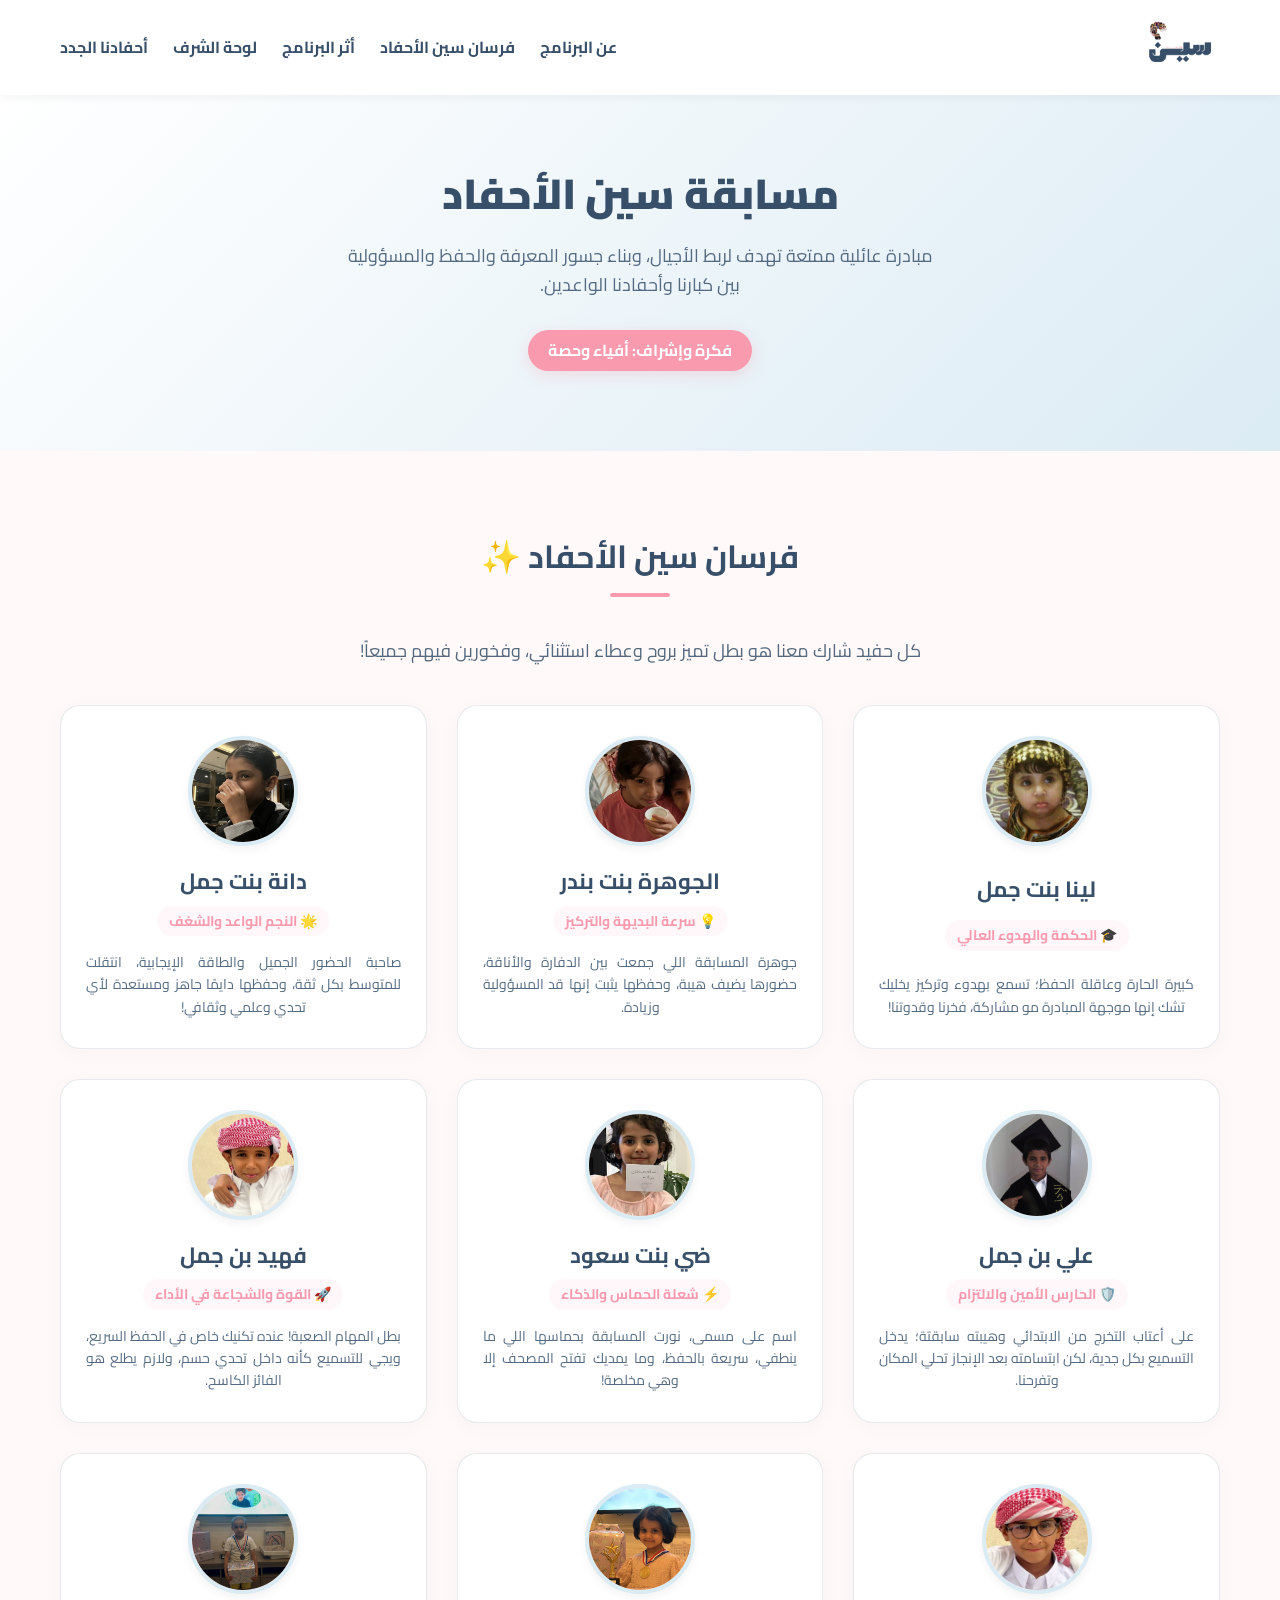
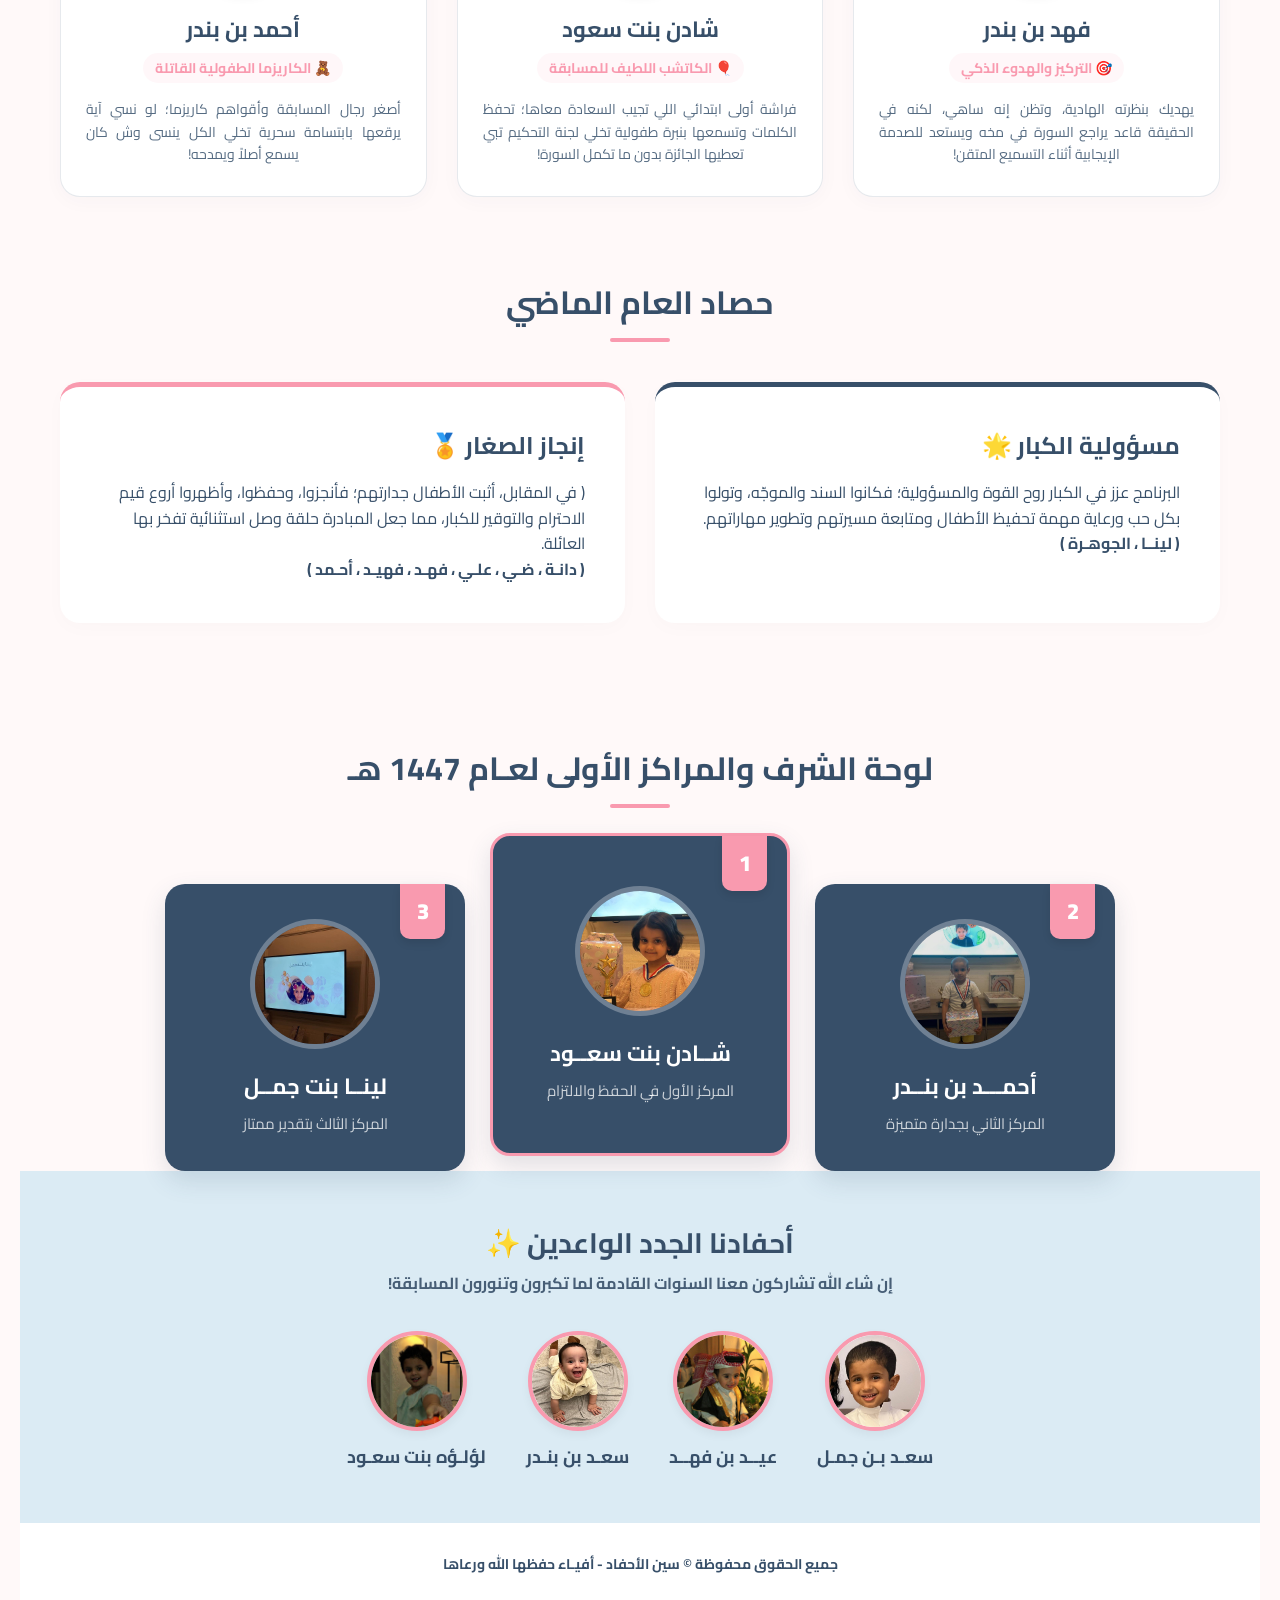
<file: index.html>
<!DOCTYPE html>
<html lang="ar" dir="rtl">
<head>
    <meta charset="UTF-8">
    <meta name="viewport" content="width=device-width, initial-scale=1.0">
    <title>سين الأحفاد | Seen AlAhfad</title>

    <!-- استدعاء خط Cairo للموقع -->
    <link rel="preconnect" href="https://fonts.googleapis.com">
    <link rel="preconnect" href="https://fonts.gstatic.com" crossorigin>
    <link href="https://fonts.googleapis.com/css2?family=Cairo:wght@300;400;700;900&display=swap" rel="stylesheet">

    <!-- ربط ملف الـ CSS الخارجي -->
    <link rel="stylesheet" href="seen.css">
</head>
<body>

    <!-- الهيدر ونظام التنقل -->
    <header>
        <div class="nav-container">
            <div class="logo-container">
            <img src="logo_seen.png" alt="شعار سين الأحفاد" class="site-logo">
        </div>
            <ul class="nav-links">
    <li><a href="#about">عن البرنامج</a></li>
    <li><a href="#participants">فرسان سين الأحفاد</a></li> <!-- الرابط الجديد للفرسان -->
    <li><a href="#impact">أثر البرنامج</a></li>
    <li><a href="#winners">لوحة الشرف</a></li>
    <li><a href="#new-grandchildren">أحفادنا الجدد</a></li> <!-- الرابط الجديد للأحفاد الجدد -->
</ul>
        </div>
    </header>

    <!-- القسم التعريفي الرئيسي (Hero) -->
    <section class="hero" id="about">
        <h1>مسابقة سين الأحفاد</h1>
        <p>مبادرة عائلية ممتعة تهدف لربط الأجيال، وبناء جسور المعرفة والحفظ والمسؤولية بين كبارنا وأحفادنا الواعدين.</p>
        <div class="badge-creators">فكرة وإشراف: أفياء وحصة</div>
    </section>

    <!-- قسم كل المشاركين ونبذة عنهم -->
    <section class="all-participants-section" id="participants">
        <h2 class="section-title">فرسان سين الأحفاد ✨</h2>
        <p class="participants-intro">كل حفيد شارك معنا هو بطل تميز بروح وعطاء استثنائي، وفخورين فيهم جميعاً!</p>

        <div class="participants-grid">

            <!-- 1. لينا بنت جمل -->
            <div class="participant-card">
                <div class="p-avatar-container">
                    <img src="lina.jpg" alt="لينا بنت جمل" class="p-avatar">
                </div>
                <h3 class="p-name">لينا بنت جمل</h3>
                <p class="p-feature">🎓 الحكمة والهدوء العالي </p>
                <p class="p-bio">كبيرة الحارة وعاقلة الحفظ؛ تسمع بهدوء وتركيز يخليك تشك إنها موجهة المبادرة مو مشاركة، فخرنا وقدوتنا!</p>
            </div>

            <!-- 2. الجوهرة بنت بندر -->
            <div class="participant-card">
                <div class="p-avatar-container">
                    <img src="jawhara.jpg" alt="الجوهرة بنت بندر" class="p-avatar">
                </div>
                <h3 class="p-name">الجوهرة بنت بندر</h3>
                <p class="p-feature">💡 سرعة البديهة والتركيز</p>
                <p class="p-bio">جوهرة المسابقة اللي جمعت بين الدفارة والأناقة، حضورها يضيف هيبة، وحفظها يثبت إنها قد المسؤولية وزيادة.</p>
            </div>

            <!-- 3. دانة بنت جمل -->
            <div class="participant-card">
                <div class="p-avatar-container">
                    <img src="danah.jpg" alt="دانة بنت جمل" class="p-avatar">
                </div>
                <h3 class="p-name">دانة بنت جمل</h3>
                <p class="p-feature">🌟 النجم الواعد والشغف </p>
                <p class="p-bio">صاحبة الحضور الجميل والطاقة الإيجابية، انتقلت للمتوسط بكل ثقة، وحفظها دايمًا جاهز ومستعدة لأي تحدي وعلمي وثقافي!</p>
            </div>

            <!-- 4. علي بن جمل -->
            <div class="participant-card">
                <div class="p-avatar-container">
                    <img src="ali.jpg" alt="علي بن جمل" class="p-avatar">
                </div>
                <h3 class="p-name">علي بن جمل</h3>
                <p class="p-feature">🛡️ الحارس الأمين والالتزام </p>
                <p class="p-bio">على أعتاب التخرج من الابتدائي وهيبته سابقتة؛ يدخل التسميع بكل جدية، لكن ابتسامته بعد الإنجاز تحلي المكان وتفرحنا.</p>
            </div>

            <!-- 5. ضي بنت سعود -->
            <div class="participant-card">
                <div class="p-avatar-container">
                    <img src="dhai.png" alt="ضي بنت سعود" class="p-avatar">
                </div>
                <h3 class="p-name">ضي بنت سعود</h3>
                <p class="p-feature">⚡ شعلة الحماس والذكاء</p>
                <p class="p-bio">اسم على مسمى، نورت المسابقة بحماسها اللي ما ينطفي، سريعة بالحفظ، وما يمديك تفتح المصحف إلا وهي مخلصة!</p>
            </div>

            <!-- 6. فهيد بن جمل -->
            <div class="participant-card">
                <div class="p-avatar-container">
                    <img src="faheed.png" alt="فهيد بن جمل" class="p-avatar">
                </div>
                <h3 class="p-name">فهيد بن جمل</h3>
                <p class="p-feature">🚀 القوة والشجاعة في الأداء</p>
                <p class="p-bio">بطل المهام الصعبة! عنده تكنيك خاص في الحفظ السريع، ويجي للتسميع كأنه داخل تحدي حسم، ولازم يطلع هو الفائز الكاسح.</p>
            </div>

            <!-- 7. فهد بن بندر -->
            <div class="participant-card">
                <div class="p-avatar-container">
                    <img src="fahad.png" alt="فهد بن بندر" class="p-avatar">
                </div>
                <h3 class="p-name">فهد بن بندر</h3>
                <p class="p-feature">🎯 التركيز والهدوء الذكي </p>
                <p class="p-bio">يهديك بنظرته الهادية، وتظن إنه ساهي، لكنه في الحقيقة قاعد يراجع السورة في مخه ويستعد للصدمة الإيجابية أثناء التسميع المتقن!</p>
            </div>

            <!-- 8. شادن بنت سعود -->
            <div class="participant-card">
                <div class="p-avatar-container">
                    <img src="winner1.jpg" alt="شادن بنت سعود" class="p-avatar">
                </div>
                <h3 class="p-name">شادن بنت سعود</h3>
                <p class="p-feature">🎈 الكاتشب اللطيف للمسابقة </p>
                <p class="p-bio">فراشة أولى ابتدائي اللي تجيب السعادة معاها؛ تحفظ الكلمات وتسمعها بنبرة طفولية تخلي لجنة التحكيم تبي تعطيها الجائزة بدون ما تكمل السورة!</p>
            </div>

            <!-- 9. أحمد بن بندر -->
            <div class="participant-card">
                <div class="p-avatar-container">
                    <img src="winner2.jpg" alt="أحمد بن بندر" class="p-avatar">
                </div>
                <h3 class="p-name">أحمد بن بندر</h3>
                <p class="p-feature">🧸 الكاريزما الطفولية القاتلة </p>
                <p class="p-bio">أصغر رجال المسابقة وأقواهم كاريزما؛ لو نسي آية يرقعها بابتسامة سحرية تخلي الكل ينسى وش كان يسمع أصلاً ويمدحه!</p>
            </div>

        </div>
    </section>

    <!-- قسم أثر البرنامج (حصاد السنة الماضية) -->
    <section class="impact-section" id="impact">
        <h2 class="section-title">حصاد العام الماضي</h2>
        <div class="impact-container">

            <div class="impact-card">
                <h3>مسؤولية الكبار 🌟</h3>
                <p>البرنامج عزز في الكبار روح القوة والمسؤولية؛ فكانوا السند والموجّه، وتولوا بكل حب ورعاية مهمة تحفيظ الأطفال ومتابعة مسيرتهم وتطوير مهاراتهم.</p>
            <p><b>( لينــا ، الجوهـرة ) </b></p>
            </div>

            <div class="impact-card kids">
                <h3>إنجاز الصغار 🏅</h3>
                <p>( في المقابل، أثبت الأطفال جدارتهم؛ فأنجزوا، وحفظوا، وأظهروا أروع قيم الاحترام والتوقير للكبار، مما جعل المبادرة حلقة وصل استثنائية تفخر بها العائلة.</p>
                       <p><b>( دانـة ، ضـي ، علـي ، فهـد ، فهيـد ، أحـمد ) </b></p>

            </div>

        </div>
    </section>

    <!-- قسم الفائزين والمراكز الأولى -->
    <!-- قسم الفائزين والمراكز الأولى -->
<section class="winners-section" id="winners">
        <h2 class="section-title"> لوحة الشرف والمراكز الأولى لعـام 1447 هـ </h2>

        <div class="winners-container">

            <!-- الفائز الثاني -->
            <div class="winner-card card-second">
                <div class="rank-badge">2</div>
                <div class="winner-avatar-container">
                    <img src="winner2.jpg" alt="المركز الثاني" class="winner-avatar">
                </div>
                <div class="winner-name">أحمـــد بن بنــدر </div>
                <div class="winner-achievement">المركز الثاني بجدارة متميزة</div>
            </div>

            <!-- الفائز الأول -->
            <div class="winner-card card-first">
                <div class="rank-badge">1</div>
                <div class="winner-avatar-container">
                    <img src="winner1.jpg" alt="المركز الأول" class="winner-avatar">
                </div>
                <div class="winner-name">شــادن بنت سعــود</div>
                <div class="winner-achievement">المركز الأول في الحفظ والالتزام</div>
            </div>

            <!-- الفائز الثالث -->
            <div class="winner-card card-third">
                <div class="rank-badge">3</div>
                <div class="winner-avatar-container">
                    <img src="winner3.jpg" alt="المركز الثالث" class="winner-avatar">
                </div>
                <div class="winner-name">لينــا بنت جمــل </div>
                <div class="winner-achievement">المركز الثالث بتقدير ممتاز</div>
            </div>

        </div>

    <!-- قسم الأحفاد الجدد (البار المخصص) -->
    <section class="new-grandchildren-section" id="new-grandchildren">
        <div class="new-grandchildren-container">
            <h2 class="new-title">أحفادنا الجدد الواعدين ✨</h2>
            <p class="welcome-phrase">إن شاء الله تشاركون معنا السنوات القادمة لما تكبرون وتنورون المسابقة!</p>

            <div class="grandchildren-bar">

                <div class="grandchild-item">
                    <div class="baby-avatar-container">
                        <img src="saadj.jpg" alt="سعـد بن جمل " class="baby-avatar">
                    </div>
                    <div class="baby-name"> سعـد بـن جمـل </div>
                </div>

                <!-- الحفيد الأول -->
                <div class="grandchild-item">
                    <div class="baby-avatar-container">
                        <img src="eid.jpg" alt="عيد" class="baby-avatar">
                    </div>
                    <div class="baby-name"> عيــد بن فهــد </div>
                </div>

                <!-- الحفيد الثاني -->
                <div class="grandchild-item">
                    <div class="baby-avatar-container">
                        <img src="saadb.jpg" alt="سعد بن بندر" class="baby-avatar">
                    </div>
                    <div class="baby-name">سعـد بن بنـدر</div>
                </div>

                <!-- الحفيد الثالث -->
                <div class="grandchild-item">
                    <div class="baby-avatar-container">
                        <img src="lolo1.jpg" alt="لؤلؤه بنت سعود" class="baby-avatar">
                    </div>
                    <div class="baby-name">لؤلـؤه بنت سعـود</div>
                </div>
            </div>
        </div>
    </section>
    <!-- الفوتر -->
    <footer>
        <p> <b>جميع الحقوق محفوظة © سين الأحفاد - أفيـاء حفظها الله ورعاها </b></p>
    </footer>

    <!-- ربط ملف الـ JavaScript الخارجي في نهاية الجسم -->
    <script src="seen.js"></script>
</body>
</html>
</file>
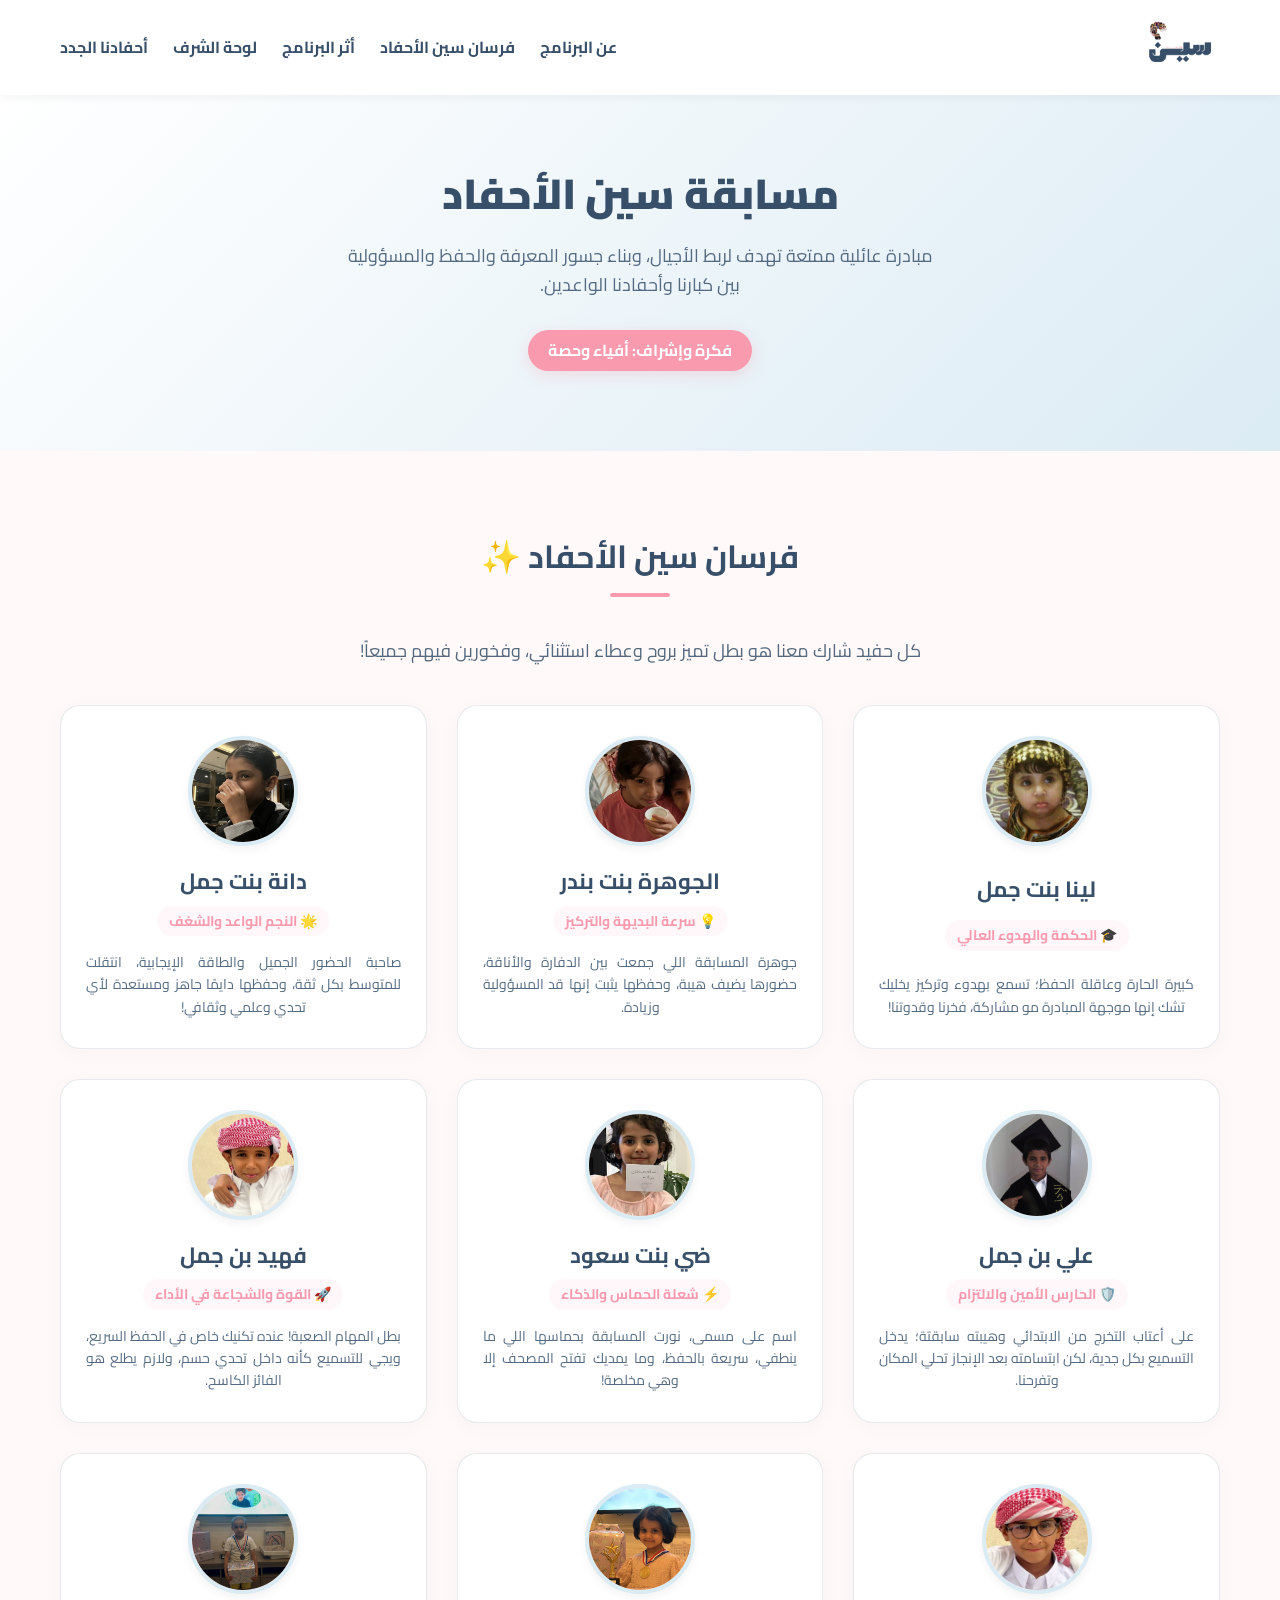
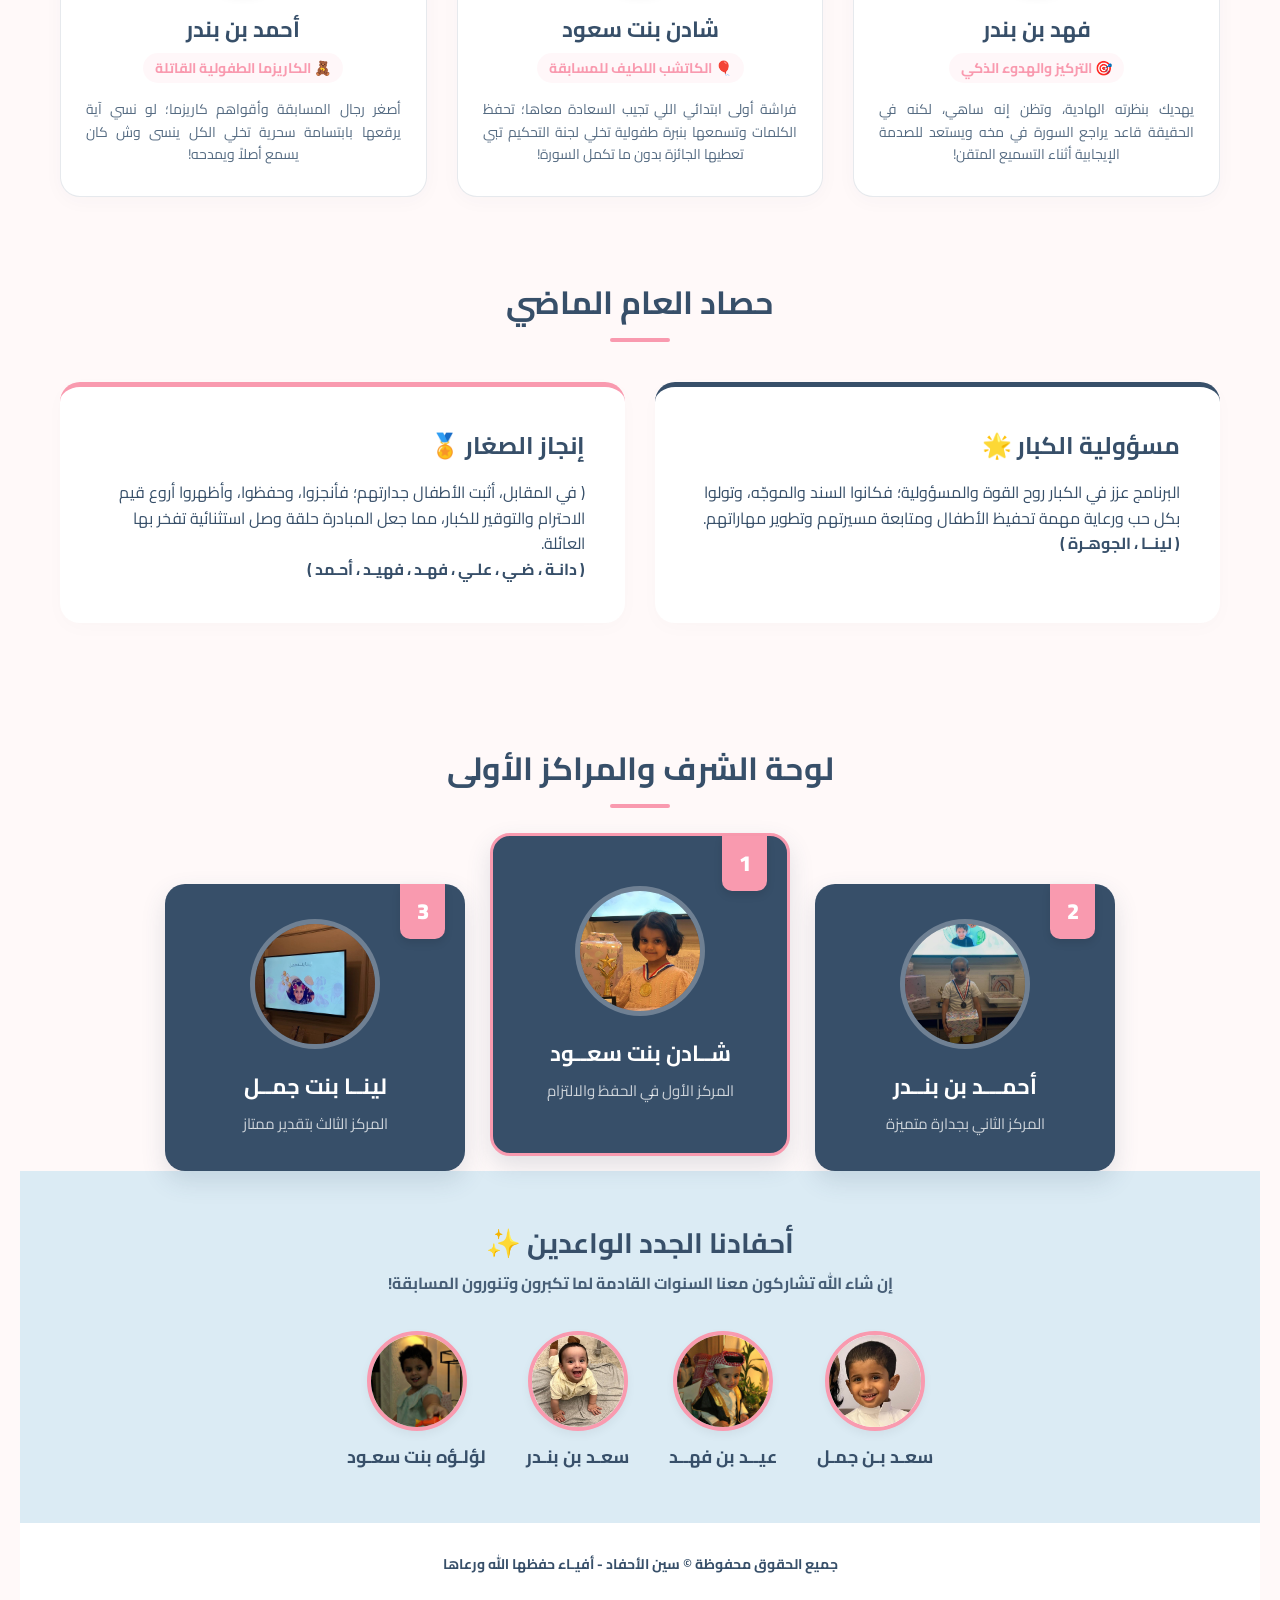
<file: index1.html>
<!DOCTYPE html>
<html lang="ar" dir="rtl">
<head>
    <meta charset="UTF-8">
    <meta name="viewport" content="width=device-width, initial-scale=1.0">
    <title>سين الأحفاد | Seen AlAhfad</title>

    <!-- استدعاء خط Cairo للموقع -->
    <link rel="preconnect" href="https://fonts.googleapis.com">
    <link rel="preconnect" href="https://fonts.gstatic.com" crossorigin>
    <link href="https://fonts.googleapis.com/css2?family=Cairo:wght@300;400;700;900&display=swap" rel="stylesheet">

    <!-- ربط ملف الـ CSS الخارجي -->
    <link rel="stylesheet" href="seen.css">
</head>
<body>

    <!-- الهيدر ونظام التنقل -->
    <header>
        <div class="nav-container">
            <div class="logo-container">
            <img src="logo_seen.png" alt="شعار سين الأحفاد" class="site-logo">
        </div>
            <ul class="nav-links">
    <li><a href="#about">عن البرنامج</a></li>
    <li><a href="#participants">فرسان سين الأحفاد</a></li> <!-- الرابط الجديد للفرسان -->
    <li><a href="#impact">أثر البرنامج</a></li>
    <li><a href="#winners">لوحة الشرف</a></li>
    <li><a href="#new-grandchildren">أحفادنا الجدد</a></li> <!-- الرابط الجديد للأحفاد الجدد -->
</ul>
        </div>
    </header>

    <!-- القسم التعريفي الرئيسي (Hero) -->
    <section class="hero" id="about">
        <h1>مسابقة سين الأحفاد</h1>
        <p>مبادرة عائلية ممتعة تهدف لربط الأجيال، وبناء جسور المعرفة والحفظ والمسؤولية بين كبارنا وأحفادنا الواعدين.</p>
        <div class="badge-creators">فكرة وإشراف: أفياء وحصة</div>
    </section>

    <!-- قسم كل المشاركين ونبذة عنهم -->
    <section class="all-participants-section" id="participants">
        <h2 class="section-title">فرسان سين الأحفاد ✨</h2>
        <p class="participants-intro">كل حفيد شارك معنا هو بطل تميز بروح وعطاء استثنائي، وفخورين فيهم جميعاً!</p>

        <div class="participants-grid">

            <!-- 1. لينا بنت جمل -->
            <div class="participant-card">
                <div class="p-avatar-container">
                    <img src="lina.jpg" alt="لينا بنت جمل" class="p-avatar">
                </div>
                <h3 class="p-name">لينا بنت جمل</h3>
                <p class="p-feature">🎓 الحكمة والهدوء العالي </p>
                <p class="p-bio">كبيرة الحارة وعاقلة الحفظ؛ تسمع بهدوء وتركيز يخليك تشك إنها موجهة المبادرة مو مشاركة، فخرنا وقدوتنا!</p>
            </div>

            <!-- 2. الجوهرة بنت بندر -->
            <div class="participant-card">
                <div class="p-avatar-container">
                    <img src="jawhara.jpg" alt="الجوهرة بنت بندر" class="p-avatar">
                </div>
                <h3 class="p-name">الجوهرة بنت بندر</h3>
                <p class="p-feature">💡 سرعة البديهة والتركيز</p>
                <p class="p-bio">جوهرة المسابقة اللي جمعت بين الدفارة والأناقة، حضورها يضيف هيبة، وحفظها يثبت إنها قد المسؤولية وزيادة.</p>
            </div>

            <!-- 3. دانة بنت جمل -->
            <div class="participant-card">
                <div class="p-avatar-container">
                    <img src="danah.jpg" alt="دانة بنت جمل" class="p-avatar">
                </div>
                <h3 class="p-name">دانة بنت جمل</h3>
                <p class="p-feature">🌟 النجم الواعد والشغف </p>
                <p class="p-bio">صاحبة الحضور الجميل والطاقة الإيجابية، انتقلت للمتوسط بكل ثقة، وحفظها دايمًا جاهز ومستعدة لأي تحدي وعلمي وثقافي!</p>
            </div>

            <!-- 4. علي بن جمل -->
            <div class="participant-card">
                <div class="p-avatar-container">
                    <img src="ali.jpg" alt="علي بن جمل" class="p-avatar">
                </div>
                <h3 class="p-name">علي بن جمل</h3>
                <p class="p-feature">🛡️ الحارس الأمين والالتزام </p>
                <p class="p-bio">على أعتاب التخرج من الابتدائي وهيبته سابقتة؛ يدخل التسميع بكل جدية، لكن ابتسامته بعد الإنجاز تحلي المكان وتفرحنا.</p>
            </div>

            <!-- 5. ضي بنت سعود -->
            <div class="participant-card">
                <div class="p-avatar-container">
                    <img src="dhai.png" alt="ضي بنت سعود" class="p-avatar">
                </div>
                <h3 class="p-name">ضي بنت سعود</h3>
                <p class="p-feature">⚡ شعلة الحماس والذكاء</p>
                <p class="p-bio">اسم على مسمى، نورت المسابقة بحماسها اللي ما ينطفي، سريعة بالحفظ، وما يمديك تفتح المصحف إلا وهي مخلصة!</p>
            </div>

            <!-- 6. فهيد بن جمل -->
            <div class="participant-card">
                <div class="p-avatar-container">
                    <img src="faheed.png" alt="فهيد بن جمل" class="p-avatar">
                </div>
                <h3 class="p-name">فهيد بن جمل</h3>
                <p class="p-feature">🚀 القوة والشجاعة في الأداء</p>
                <p class="p-bio">بطل المهام الصعبة! عنده تكنيك خاص في الحفظ السريع، ويجي للتسميع كأنه داخل تحدي حسم، ولازم يطلع هو الفائز الكاسح.</p>
            </div>

            <!-- 7. فهد بن بندر -->
            <div class="participant-card">
                <div class="p-avatar-container">
                    <img src="fahad.png" alt="فهد بن بندر" class="p-avatar">
                </div>
                <h3 class="p-name">فهد بن بندر</h3>
                <p class="p-feature">🎯 التركيز والهدوء الذكي </p>
                <p class="p-bio">يهديك بنظرته الهادية، وتظن إنه ساهي، لكنه في الحقيقة قاعد يراجع السورة في مخه ويستعد للصدمة الإيجابية أثناء التسميع المتقن!</p>
            </div>

            <!-- 8. شادن بنت سعود -->
            <div class="participant-card">
                <div class="p-avatar-container">
                    <img src="winner1.jpg" alt="شادن بنت سعود" class="p-avatar">
                </div>
                <h3 class="p-name">شادن بنت سعود</h3>
                <p class="p-feature">🎈 الكاتشب اللطيف للمسابقة </p>
                <p class="p-bio">فراشة أولى ابتدائي اللي تجيب السعادة معاها؛ تحفظ الكلمات وتسمعها بنبرة طفولية تخلي لجنة التحكيم تبي تعطيها الجائزة بدون ما تكمل السورة!</p>
            </div>

            <!-- 9. أحمد بن بندر -->
            <div class="participant-card">
                <div class="p-avatar-container">
                    <img src="winner2.jpg" alt="أحمد بن بندر" class="p-avatar">
                </div>
                <h3 class="p-name">أحمد بن بندر</h3>
                <p class="p-feature">🧸 الكاريزما الطفولية القاتلة </p>
                <p class="p-bio">أصغر رجال المسابقة وأقواهم كاريزما؛ لو نسي آية يرقعها بابتسامة سحرية تخلي الكل ينسى وش كان يسمع أصلاً ويمدحه!</p>
            </div>

        </div>
    </section>

    <!-- قسم أثر البرنامج (حصاد السنة الماضية) -->
    <section class="impact-section" id="impact">
        <h2 class="section-title">حصاد العام الماضي</h2>
        <div class="impact-container">

            <div class="impact-card">
                <h3>مسؤولية الكبار 🌟</h3>
                <p>البرنامج عزز في الكبار روح القوة والمسؤولية؛ فكانوا السند والموجّه، وتولوا بكل حب ورعاية مهمة تحفيظ الأطفال ومتابعة مسيرتهم وتطوير مهاراتهم.</p>
            <p><b>( لينــا ، الجوهـرة ) </b></p>
            </div>

            <div class="impact-card kids">
                <h3>إنجاز الصغار 🏅</h3>
                <p>( في المقابل، أثبت الأطفال جدارتهم؛ فأنجزوا، وحفظوا، وأظهروا أروع قيم الاحترام والتوقير للكبار، مما جعل المبادرة حلقة وصل استثنائية تفخر بها العائلة.</p>
                       <p><b>( دانـة ، ضـي ، علـي ، فهـد ، فهيـد ، أحـمد ) </b></p>

            </div>

        </div>
    </section>

    <!-- قسم الفائزين والمراكز الأولى -->
    <!-- قسم الفائزين والمراكز الأولى -->
<section class="winners-section" id="winners">
        <h2 class="section-title">لوحة الشرف والمراكز الأولى</h2>

        <div class="winners-container">

            <!-- الفائز الثاني -->
            <div class="winner-card card-second">
                <div class="rank-badge">2</div>
                <div class="winner-avatar-container">
                    <img src="winner2.jpg" alt="المركز الثاني" class="winner-avatar">
                </div>
                <div class="winner-name">أحمـــد بن بنــدر </div>
                <div class="winner-achievement">المركز الثاني بجدارة متميزة</div>
            </div>

            <!-- الفائز الأول -->
            <div class="winner-card card-first">
                <div class="rank-badge">1</div>
                <div class="winner-avatar-container">
                    <img src="winner1.jpg" alt="المركز الأول" class="winner-avatar">
                </div>
                <div class="winner-name">شــادن بنت سعــود</div>
                <div class="winner-achievement">المركز الأول في الحفظ والالتزام</div>
            </div>

            <!-- الفائز الثالث -->
            <div class="winner-card card-third">
                <div class="rank-badge">3</div>
                <div class="winner-avatar-container">
                    <img src="winner3.jpg" alt="المركز الثالث" class="winner-avatar">
                </div>
                <div class="winner-name">لينــا بنت جمــل </div>
                <div class="winner-achievement">المركز الثالث بتقدير ممتاز</div>
            </div>

        </div>

    <!-- قسم الأحفاد الجدد (البار المخصص) -->
    <section class="new-grandchildren-section" id="new-grandchildren">
        <div class="new-grandchildren-container">
            <h2 class="new-title">أحفادنا الجدد الواعدين ✨</h2>
            <p class="welcome-phrase">إن شاء الله تشاركون معنا السنوات القادمة لما تكبرون وتنورون المسابقة!</p>

            <div class="grandchildren-bar">

                <div class="grandchild-item">
                    <div class="baby-avatar-container">
                        <img src="saadj.jpg" alt="سعـد بن جمل " class="baby-avatar">
                    </div>
                    <div class="baby-name"> سعـد بـن جمـل </div>
                </div>

                <!-- الحفيد الأول -->
                <div class="grandchild-item">
                    <div class="baby-avatar-container">
                        <img src="eid.jpg" alt="عيد" class="baby-avatar">
                    </div>
                    <div class="baby-name"> عيــد بن فهــد </div>
                </div>

                <!-- الحفيد الثاني -->
                <div class="grandchild-item">
                    <div class="baby-avatar-container">
                        <img src="saadb.jpg" alt="سعد بن بندر" class="baby-avatar">
                    </div>
                    <div class="baby-name">سعـد بن بنـدر</div>
                </div>

                <!-- الحفيد الثالث -->
                <div class="grandchild-item">
                    <div class="baby-avatar-container">
                        <img src="lolo1.jpg" alt="لؤلؤه بنت سعود" class="baby-avatar">
                    </div>
                    <div class="baby-name">لؤلـؤه بنت سعـود</div>
                </div>
            </div>
        </div>
    </section>
    <!-- الفوتر -->
    <footer>
        <p> <b>جميع الحقوق محفوظة © سين الأحفاد - أفيـاء حفظها الله ورعاها </b></p>
    </footer>

    <!-- ربط ملف الـ JavaScript الخارجي في نهاية الجسم -->
    <script src="seen.js"></script>
</body>
</html>
</file>
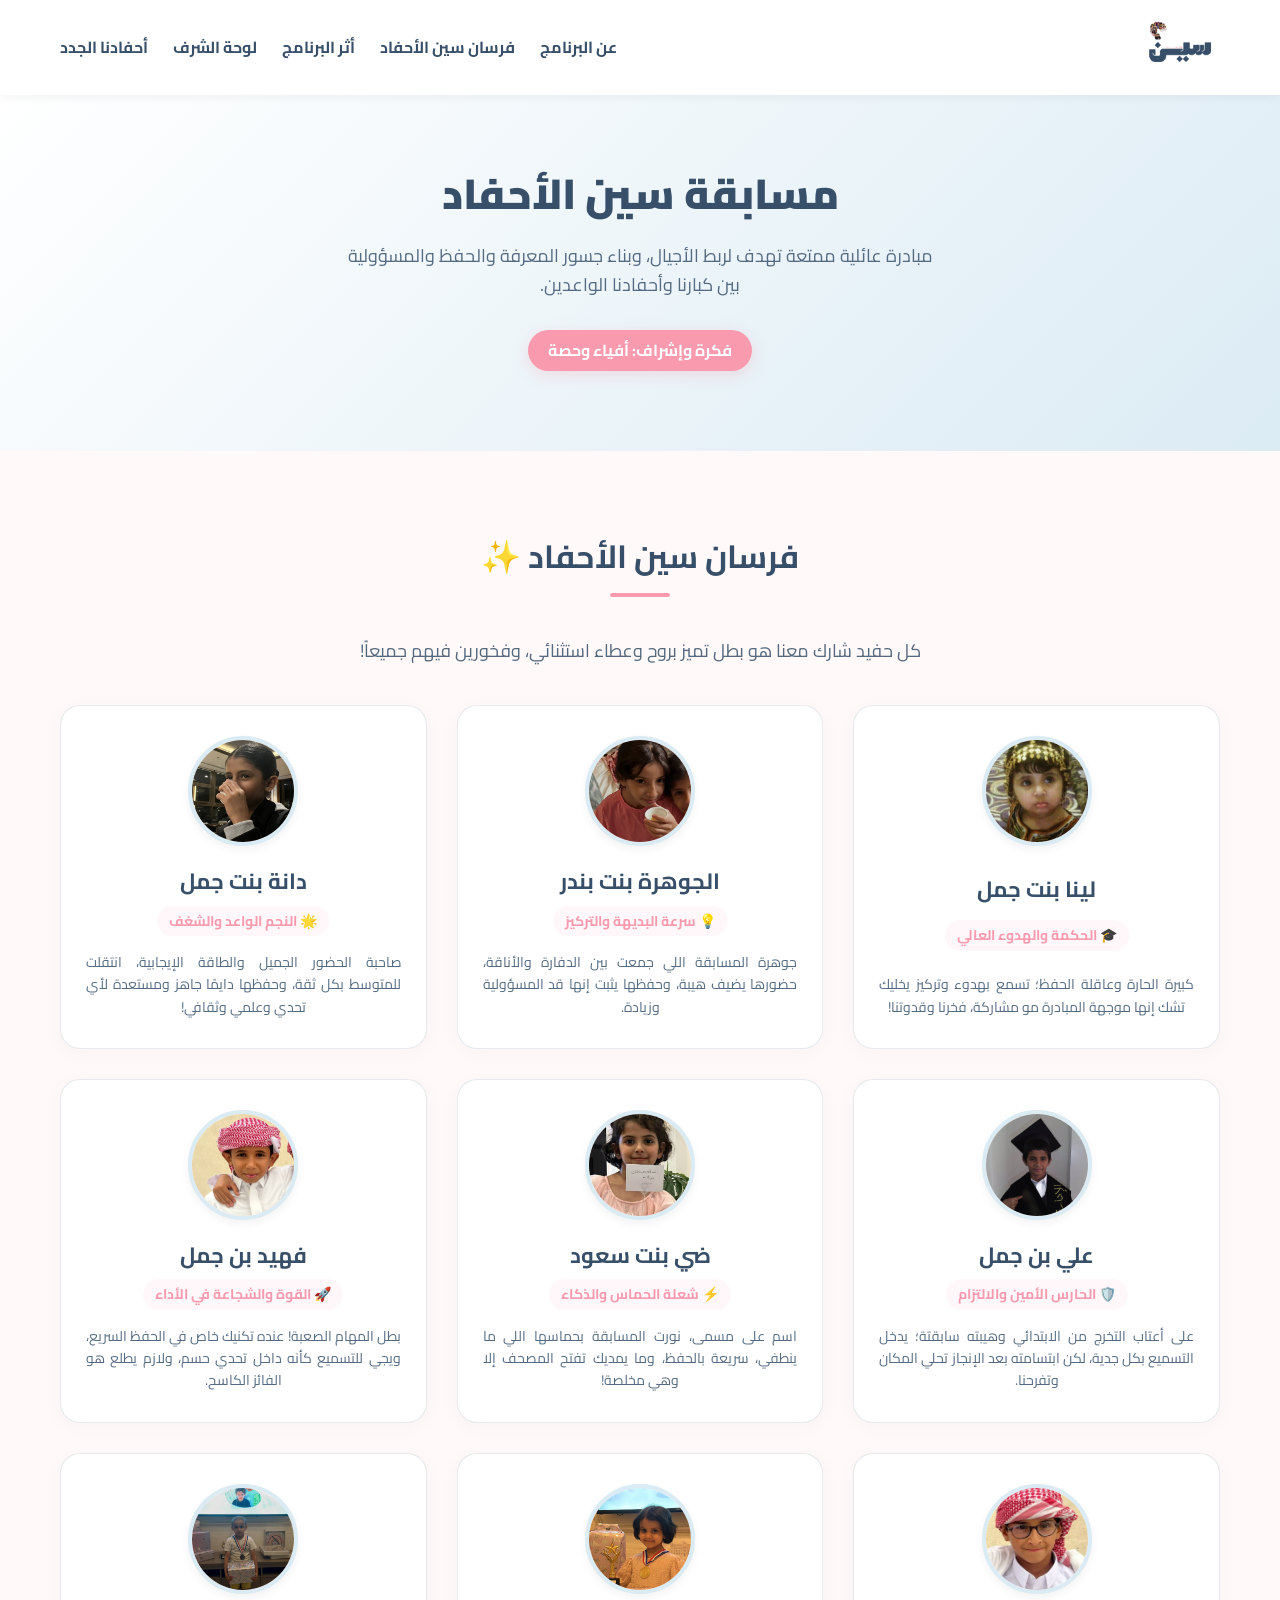
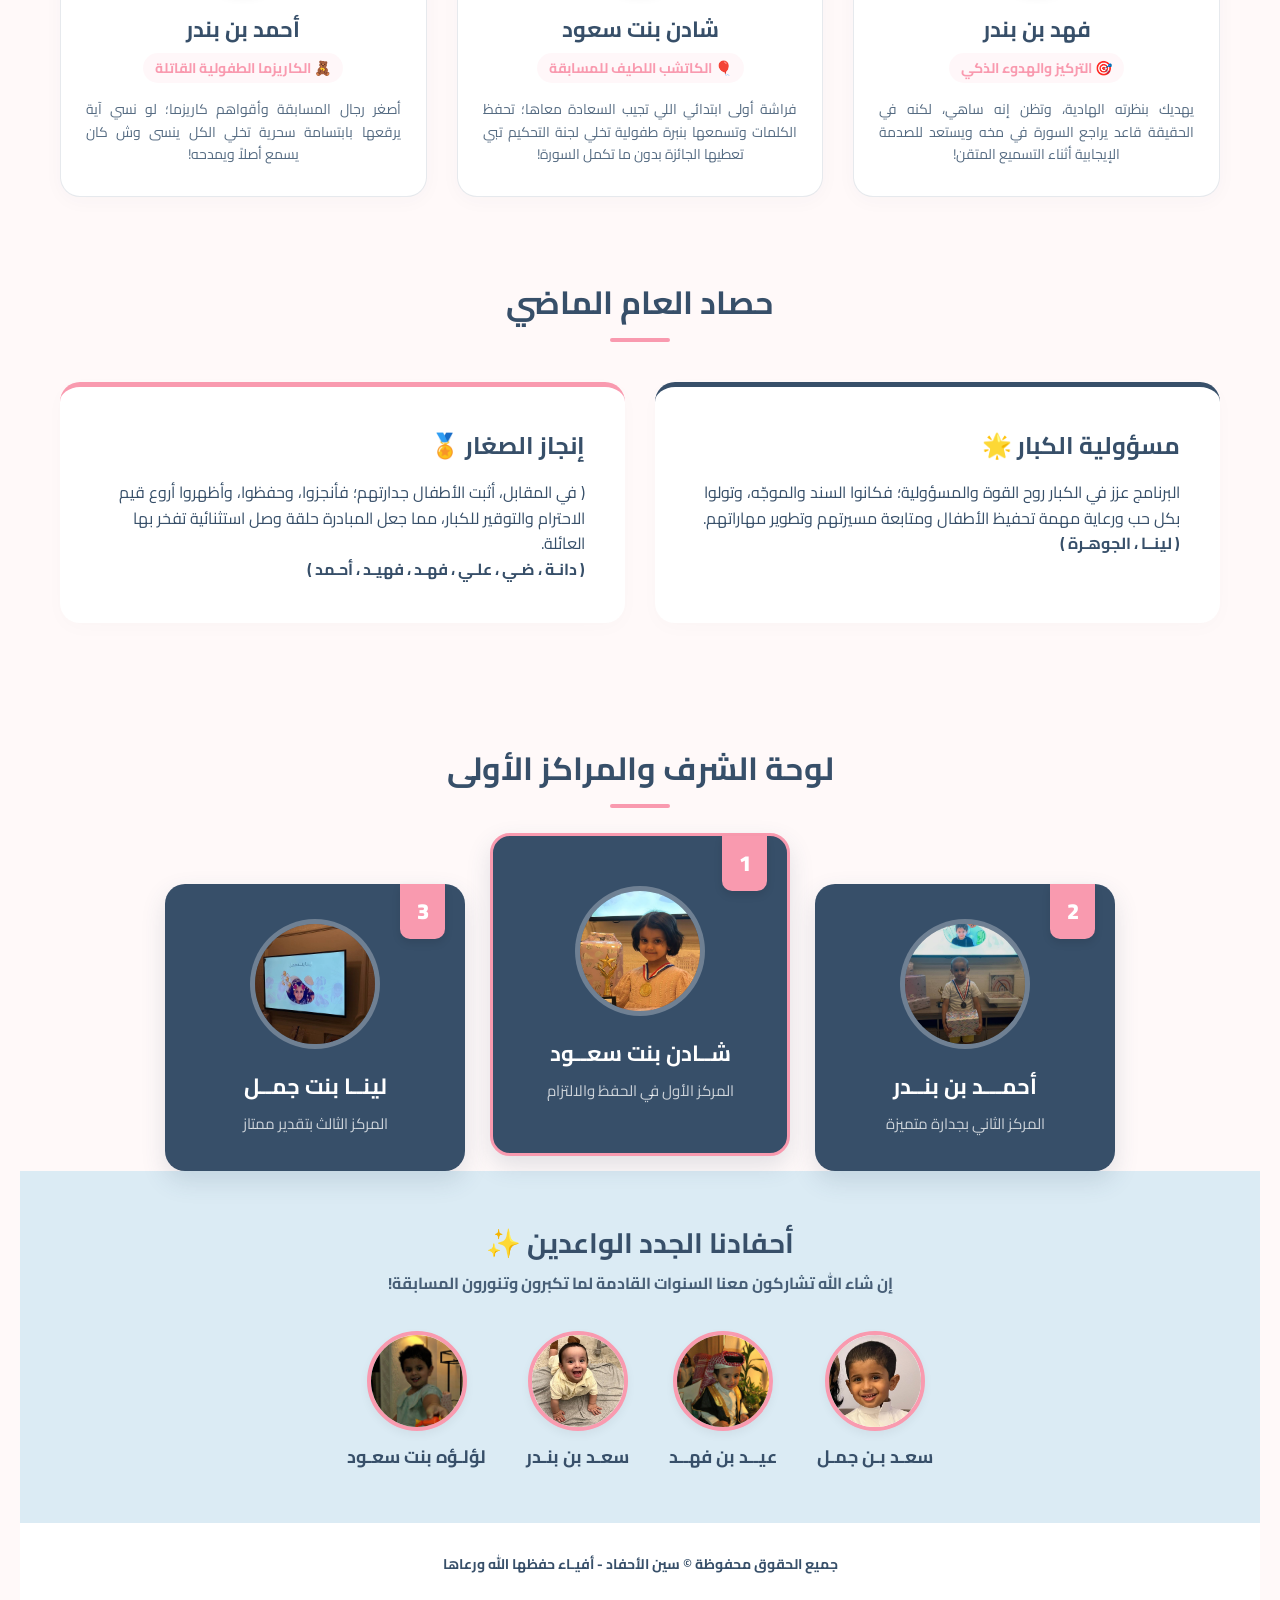
<file: seen.html>
<!DOCTYPE html>
<html lang="ar" dir="rtl">
<head>
    <meta charset="UTF-8">
    <meta name="viewport" content="width=device-width, initial-scale=1.0">
    <title>سين الأحفاد | Seen AlAhfad</title>

    <!-- استدعاء خط Cairo للموقع -->
    <link rel="preconnect" href="https://fonts.googleapis.com">
    <link rel="preconnect" href="https://fonts.gstatic.com" crossorigin>
    <link href="https://fonts.googleapis.com/css2?family=Cairo:wght@300;400;700;900&display=swap" rel="stylesheet">

    <!-- ربط ملف الـ CSS الخارجي -->
    <link rel="stylesheet" href="seen.css">
</head>
<body>

    <!-- الهيدر ونظام التنقل -->
    <header>
        <div class="nav-container">
            <div class="logo-container">
            <img src="logo_seen.png" alt="شعار سين الأحفاد" class="site-logo">
        </div>
            <ul class="nav-links">
    <li><a href="#about">عن البرنامج</a></li>
    <li><a href="#participants">فرسان سين الأحفاد</a></li> <!-- الرابط الجديد للفرسان -->
    <li><a href="#impact">أثر البرنامج</a></li>
    <li><a href="#winners">لوحة الشرف</a></li>
    <li><a href="#new-grandchildren">أحفادنا الجدد</a></li> <!-- الرابط الجديد للأحفاد الجدد -->
</ul>
        </div>
    </header>

    <!-- القسم التعريفي الرئيسي (Hero) -->
    <section class="hero" id="about">
        <h1>مسابقة سين الأحفاد</h1>
        <p>مبادرة عائلية ممتعة تهدف لربط الأجيال، وبناء جسور المعرفة والحفظ والمسؤولية بين كبارنا وأحفادنا الواعدين.</p>
        <div class="badge-creators">فكرة وإشراف: أفياء وحصة</div>
    </section>

    <!-- قسم كل المشاركين ونبذة عنهم -->
    <section class="all-participants-section" id="participants">
        <h2 class="section-title">فرسان سين الأحفاد ✨</h2>
        <p class="participants-intro">كل حفيد شارك معنا هو بطل تميز بروح وعطاء استثنائي، وفخورين فيهم جميعاً!</p>

        <div class="participants-grid">

            <!-- 1. لينا بنت جمل -->
            <div class="participant-card">
                <div class="p-avatar-container">
                    <img src="lina.jpg" alt="لينا بنت جمل" class="p-avatar">
                </div>
                <h3 class="p-name">لينا بنت جمل</h3>
                <p class="p-feature">🎓 الحكمة والهدوء العالي </p>
                <p class="p-bio">كبيرة الحارة وعاقلة الحفظ؛ تسمع بهدوء وتركيز يخليك تشك إنها موجهة المبادرة مو مشاركة، فخرنا وقدوتنا!</p>
            </div>

            <!-- 2. الجوهرة بنت بندر -->
            <div class="participant-card">
                <div class="p-avatar-container">
                    <img src="jawhara.jpg" alt="الجوهرة بنت بندر" class="p-avatar">
                </div>
                <h3 class="p-name">الجوهرة بنت بندر</h3>
                <p class="p-feature">💡 سرعة البديهة والتركيز</p>
                <p class="p-bio">جوهرة المسابقة اللي جمعت بين الدفارة والأناقة، حضورها يضيف هيبة، وحفظها يثبت إنها قد المسؤولية وزيادة.</p>
            </div>

            <!-- 3. دانة بنت جمل -->
            <div class="participant-card">
                <div class="p-avatar-container">
                    <img src="danah.jpg" alt="دانة بنت جمل" class="p-avatar">
                </div>
                <h3 class="p-name">دانة بنت جمل</h3>
                <p class="p-feature">🌟 النجم الواعد والشغف </p>
                <p class="p-bio">صاحبة الحضور الجميل والطاقة الإيجابية، انتقلت للمتوسط بكل ثقة، وحفظها دايمًا جاهز ومستعدة لأي تحدي وعلمي وثقافي!</p>
            </div>

            <!-- 4. علي بن جمل -->
            <div class="participant-card">
                <div class="p-avatar-container">
                    <img src="ali.jpg" alt="علي بن جمل" class="p-avatar">
                </div>
                <h3 class="p-name">علي بن جمل</h3>
                <p class="p-feature">🛡️ الحارس الأمين والالتزام </p>
                <p class="p-bio">على أعتاب التخرج من الابتدائي وهيبته سابقتة؛ يدخل التسميع بكل جدية، لكن ابتسامته بعد الإنجاز تحلي المكان وتفرحنا.</p>
            </div>

            <!-- 5. ضي بنت سعود -->
            <div class="participant-card">
                <div class="p-avatar-container">
                    <img src="dhai.png" alt="ضي بنت سعود" class="p-avatar">
                </div>
                <h3 class="p-name">ضي بنت سعود</h3>
                <p class="p-feature">⚡ شعلة الحماس والذكاء</p>
                <p class="p-bio">اسم على مسمى، نورت المسابقة بحماسها اللي ما ينطفي، سريعة بالحفظ، وما يمديك تفتح المصحف إلا وهي مخلصة!</p>
            </div>

            <!-- 6. فهيد بن جمل -->
            <div class="participant-card">
                <div class="p-avatar-container">
                    <img src="faheed.png" alt="فهيد بن جمل" class="p-avatar">
                </div>
                <h3 class="p-name">فهيد بن جمل</h3>
                <p class="p-feature">🚀 القوة والشجاعة في الأداء</p>
                <p class="p-bio">بطل المهام الصعبة! عنده تكنيك خاص في الحفظ السريع، ويجي للتسميع كأنه داخل تحدي حسم، ولازم يطلع هو الفائز الكاسح.</p>
            </div>

            <!-- 7. فهد بن بندر -->
            <div class="participant-card">
                <div class="p-avatar-container">
                    <img src="fahad.png" alt="فهد بن بندر" class="p-avatar">
                </div>
                <h3 class="p-name">فهد بن بندر</h3>
                <p class="p-feature">🎯 التركيز والهدوء الذكي </p>
                <p class="p-bio">يهديك بنظرته الهادية، وتظن إنه ساهي، لكنه في الحقيقة قاعد يراجع السورة في مخه ويستعد للصدمة الإيجابية أثناء التسميع المتقن!</p>
            </div>

            <!-- 8. شادن بنت سعود -->
            <div class="participant-card">
                <div class="p-avatar-container">
                    <img src="winner1.jpg" alt="شادن بنت سعود" class="p-avatar">
                </div>
                <h3 class="p-name">شادن بنت سعود</h3>
                <p class="p-feature">🎈 الكاتشب اللطيف للمسابقة </p>
                <p class="p-bio">فراشة أولى ابتدائي اللي تجيب السعادة معاها؛ تحفظ الكلمات وتسمعها بنبرة طفولية تخلي لجنة التحكيم تبي تعطيها الجائزة بدون ما تكمل السورة!</p>
            </div>

            <!-- 9. أحمد بن بندر -->
            <div class="participant-card">
                <div class="p-avatar-container">
                    <img src="winner2.jpg" alt="أحمد بن بندر" class="p-avatar">
                </div>
                <h3 class="p-name">أحمد بن بندر</h3>
                <p class="p-feature">🧸 الكاريزما الطفولية القاتلة </p>
                <p class="p-bio">أصغر رجال المسابقة وأقواهم كاريزما؛ لو نسي آية يرقعها بابتسامة سحرية تخلي الكل ينسى وش كان يسمع أصلاً ويمدحه!</p>
            </div>

        </div>
    </section>

    <!-- قسم أثر البرنامج (حصاد السنة الماضية) -->
    <section class="impact-section" id="impact">
        <h2 class="section-title">حصاد العام الماضي</h2>
        <div class="impact-container">

            <div class="impact-card">
                <h3>مسؤولية الكبار 🌟</h3>
                <p>البرنامج عزز في الكبار روح القوة والمسؤولية؛ فكانوا السند والموجّه، وتولوا بكل حب ورعاية مهمة تحفيظ الأطفال ومتابعة مسيرتهم وتطوير مهاراتهم.</p>
            <p><b>( لينــا ، الجوهـرة ) </b></p>
            </div>

            <div class="impact-card kids">
                <h3>إنجاز الصغار 🏅</h3>
                <p>( في المقابل، أثبت الأطفال جدارتهم؛ فأنجزوا، وحفظوا، وأظهروا أروع قيم الاحترام والتوقير للكبار، مما جعل المبادرة حلقة وصل استثنائية تفخر بها العائلة.</p>
                       <p><b>( دانـة ، ضـي ، علـي ، فهـد ، فهيـد ، أحـمد ) </b></p>

            </div>

        </div>
    </section>

    <!-- قسم الفائزين والمراكز الأولى -->
    <!-- قسم الفائزين والمراكز الأولى -->
<section class="winners-section" id="winners">
        <h2 class="section-title">لوحة الشرف والمراكز الأولى</h2>

        <div class="winners-container">

            <!-- الفائز الثاني -->
            <div class="winner-card card-second">
                <div class="rank-badge">2</div>
                <div class="winner-avatar-container">
                    <img src="winner2.jpg" alt="المركز الثاني" class="winner-avatar">
                </div>
                <div class="winner-name">أحمـــد بن بنــدر </div>
                <div class="winner-achievement">المركز الثاني بجدارة متميزة</div>
            </div>

            <!-- الفائز الأول -->
            <div class="winner-card card-first">
                <div class="rank-badge">1</div>
                <div class="winner-avatar-container">
                    <img src="winner1.jpg" alt="المركز الأول" class="winner-avatar">
                </div>
                <div class="winner-name">شــادن بنت سعــود</div>
                <div class="winner-achievement">المركز الأول في الحفظ والالتزام</div>
            </div>

            <!-- الفائز الثالث -->
            <div class="winner-card card-third">
                <div class="rank-badge">3</div>
                <div class="winner-avatar-container">
                    <img src="winner3.jpg" alt="المركز الثالث" class="winner-avatar">
                </div>
                <div class="winner-name">لينــا بنت جمــل </div>
                <div class="winner-achievement">المركز الثالث بتقدير ممتاز</div>
            </div>

        </div>

    <!-- قسم الأحفاد الجدد (البار المخصص) -->
    <section class="new-grandchildren-section" id="new-grandchildren">
        <div class="new-grandchildren-container">
            <h2 class="new-title">أحفادنا الجدد الواعدين ✨</h2>
            <p class="welcome-phrase">إن شاء الله تشاركون معنا السنوات القادمة لما تكبرون وتنورون المسابقة!</p>

            <div class="grandchildren-bar">

                <div class="grandchild-item">
                    <div class="baby-avatar-container">
                        <img src="saadj.jpg" alt="سعـد بن جمل " class="baby-avatar">
                    </div>
                    <div class="baby-name"> سعـد بـن جمـل </div>
                </div>

                <!-- الحفيد الأول -->
                <div class="grandchild-item">
                    <div class="baby-avatar-container">
                        <img src="eid.jpg" alt="عيد" class="baby-avatar">
                    </div>
                    <div class="baby-name"> عيــد بن فهــد </div>
                </div>

                <!-- الحفيد الثاني -->
                <div class="grandchild-item">
                    <div class="baby-avatar-container">
                        <img src="saadb.jpg" alt="سعد بن بندر" class="baby-avatar">
                    </div>
                    <div class="baby-name">سعـد بن بنـدر</div>
                </div>

                <!-- الحفيد الثالث -->
                <div class="grandchild-item">
                    <div class="baby-avatar-container">
                        <img src="lolo1.jpg" alt="لؤلؤه بنت سعود" class="baby-avatar">
                    </div>
                    <div class="baby-name">لؤلـؤه بنت سعـود</div>
                </div>
            </div>
        </div>
    </section>
    <!-- الفوتر -->
    <footer>
        <p> <b>جميع الحقوق محفوظة © سين الأحفاد - أفيـاء حفظها الله ورعاها </b></p>
    </footer>

    <!-- ربط ملف الـ JavaScript الخارجي في نهاية الجسم -->
    <script src="seen.js"></script>
</body>
</html>
</file>
<file: seen.css>
/* تعريف الألوان المعتمدة في دليل الهوية الخاص بكِ */
:root {
    --primary-pink: #f99aaf;
    --navy-blue: #374f69;
    --light-blue: #DBEBF4;
    --bg-offwhite: #fff9f9;
    --white: #ffffff;
}

* {
    box-sizing: border-box;
    margin: 0;
    padding: 0;
    font-family: 'Cairo', sans-serif;
}

body {
    background-color: var(--bg-offwhite);
    color: var(--navy-blue);
    overflow-x: hidden;
    line-height: 1.6;
}

/* الهيدر وقائمة التنقل */
header {
    background-color: var(--white);
    box-shadow: 0 2px 10px rgba(0,0,0,0.05);
    position: fixed;
    width: 100%;
    top: 0;
    z-index: 1000;
}

.nav-container {
    max-width: 1200px;
    margin: 0 auto;
    display: flex;
    justify-content: space-between;
    align-items: center;
    padding: 10px 20px;
}

.logo-container {
    display: flex;
    align-items: center;
}

.site-logo {
    height: 85px;
    width: auto;
    display: block;
    object-fit: contain;
    transition: height 0.3s ease;
}

.nav-container {
    max-width: 1200px;
    margin: 0 auto;
    display: flex;
    justify-content: space-between;
    align-items: center;
    padding: 5px 20px; /* تقليل البادينغ الرأسي ليتزن مع كبر اللوجو */
}

/* --- قسم كل المشاركين المطور (تنسيق شبكة الـ 9 أبطال) --- */
.all-participants-section {
    max-width: 1200px;
    margin: 80px auto;
    padding: 0 20px;
    text-align: center;
}

.participants-intro {
    font-size: 18px;
    color: var(--navy-blue);
    margin-bottom: 40px;
    opacity: 0.85;
}

/* شبكة مرنة لتوزيع الـ 9 كروت بشكل متوازن (3 في كل سطر على الشاشات الكبيرة) */
.participants-grid {
    display: grid;
    grid-template-columns: repeat(auto-fit, minmax(320px, 1fr));
    gap: 30px;
}

.participant-card {
    background-color: var(--white);
    border: 1px solid rgba(55, 79, 105, 0.12);
    border-radius: 20px;
    padding: 30px 25px;
    box-shadow: 0 4px 20px rgba(55, 79, 105, 0.03);
    transition: transform 0.3s, box-shadow 0.3s;
    display: flex;
    flex-direction: column;
    justify-content: space-between; /* يضمن توازي أطوال الكروت حتى لو اختلف طول النص */
}

.participant-card:hover {
    transform: translateY(-8px);
    box-shadow: 0 12px 30px rgba(55, 79, 105, 0.1);
    border-color: var(--primary-pink); /* يقلب الإطار وردي ناعم عند التمرير */
}

/* تصميم دائرة الصورة للأبطال */
.p-avatar-container {
    width: 110px;
    height: 110px;
    border-radius: 50%;
    border: 4px solid var(--light-blue);
    overflow: hidden;
    margin: 0 auto 18px auto;
    box-shadow: 0 4px 10px rgba(0,0,0,0.05);
    background-color: var(--bg-offwhite);
}

.p-avatar {
    width: 100%;
    height: 100%;
    object-fit: cover;
    display: block;
}

.p-name {
    font-size: 22px;
    font-weight: 700;
    color: var(--navy-blue);
    margin-bottom: 6px;
}

.p-feature {
    font-size: 14px;
    font-weight: 700;
    color: var(--primary-pink); /* ميزة الطفل تظهر بالوردي المعتمد بالهوية */
    background-color: rgba(249, 154, 175, 0.08); /* خلفية وردية خفيفة جداً تعطي جمالية للعنوان */
    padding: 4px 12px;
    border-radius: 20px;
    display: inline-block;
    margin: 0 auto 15px auto;
}

.p-bio {
    font-size: 14px;
    color: #556b82;
    line-height: 1.6;
    text-align: justify; /* تنسيق النص ليكون متساوي ومريح للعين */
    text-align-last: center;
}

.nav-links {
    display: flex;
    list-style: none;
    gap: 25px;
}

.nav-links a {
    text-decoration: none;
    color: var(--navy-blue);
    font-weight: 700;
    transition: color 0.3s;
}

.nav-links a:hover {
    color: var(--primary-pink);
}

/* القسم التعريفي (Hero Section) */
.hero {
    margin-top: 80px;
    padding: 80px 20px;
    background: linear-gradient(135deg, var(--white) 0%, var(--light-blue) 100%);
    text-align: center;
    position: relative;
}

.hero h1 {
    font-size: 42px;
    font-weight: 900;
    color: var(--navy-blue);
    margin-bottom: 15px;
}

.hero p {
    font-size: 18px;
    max-width: 600px;
    margin: 0 auto 30px auto;
    color: #556b82;
}

.badge-creators {
    display: inline-block;
    background-color: var(--primary-pink);
    color: var(--white);
    padding: 8px 20px;
    border-radius: 50px;
    font-weight: 700;
    font-size: 16px;
    box-shadow: 0 4px 15px rgba(249, 154, 175, 0.3);
}

/* قسم الأثر والإنجازات */
.impact-section {
    max-width: 1200px;
    margin: 60px auto;
    padding: 0 20px;
}

.section-title {
    text-align: center;
    font-size: 32px;
    font-weight: 700;
    margin-bottom: 40px;
    position: relative;
}

.section-title::after {
    content: '';
    display: block;
    width: 60px;
    height: 4px;
    background-color: var(--primary-pink);
    margin: 10px auto 0 auto;
    border-radius: 2px;
}

.impact-container {
    display: grid;
    grid-template-columns: 1fr 1fr;
    gap: 30px;
}

@media (max-width: 768px) {
    .impact-container {
        grid-template-columns: 1fr;
    }
}

.impact-card {
    background-color: var(--white);
    padding: 40px;
    border-radius: 20px;
    border-top: 5px solid var(--navy-blue);
    box-shadow: 0 5px 20px rgba(0,0,0,0.02);
    transition: transform 0.3s;
}

.impact-card.kids {
    border-top-color: var(--primary-pink);
}

.impact-card:hover {
    transform: translateY(-5px);
}

.impact-card h3 {
    font-size: 24px;
    margin-bottom: 15px;
}

/* قسم لوحة الشرف والفائزين المطور */
.winners-section {
    background-color: var(--bg-offwhite);
    padding: 60px 20px;
}

.winners-container {
    max-width: 1100px;
    margin: 40px auto 0 auto;
    display: flex;
    flex-direction: row;
    flex-wrap: wrap;
    justify-content: center;
    align-items: flex-end; /* لتعطي شكل منصة حقيقية */
    gap: 25px;
}

.winner-card {
    background-color: var(--navy-blue);
    border-radius: 20px;
    padding: 35px 25px;
    text-align: center;
    position: relative;
    box-shadow: 0 10px 25px rgba(55, 79, 105, 0.15);
    transition: transform 0.3s;
    width: 300px;
}

/* جعل كارت المركز الأول أطول وأبرز في الترتيب البصري */
.card-first {
    order: 2; /* بالمنتصف */
    padding: 50px 25px;
    border: 3px solid var(--primary-pink);
    transform: translateY(-15px);
    z-index: 5;
}
.card-second { order: 1; } /* على اليمين/اليسار حسب الاتجاه */
.card-third { order: 3; }

@media (max-width: 900px) {
    .winners-container { align-items: center; }
    .card-first { transform: none; order: unset; }
    .card-second { order: unset; }
    .card-third { order: unset; }
}

.winner-card:hover {
    transform: translateY(-5px) scale(1.02);
}
.card-first:hover {
    transform: translateY(-20px) scale(1.02);
}

.rank-badge {
    position: absolute;
    top: 0;
    right: 20px;
    width: 45px;
    height: 55px;
    background-color: var(--primary-pink);
    color: var(--white);
    border-radius: 0 0 10px 10px;
    display: flex;
    align-items: center;
    justify-content: center;
    font-weight: 900;
    font-size: 22px;
    box-shadow: 0 4px 8px rgba(0,0,0,0.1);
}

.winner-avatar-container {
    width: 130px;
    height: 130px;
    margin: 0 auto 20px auto;
    border-radius: 50%;
    border: 5px solid rgba(255, 255, 255, 0.2);
    overflow: hidden;
    background-color: rgba(255, 255, 255, 0.1);
}

.winner-avatar {
    width: 100%;
    height: 100%;
    object-fit: cover;
    display: block;
}

.winner-name {
    font-size: 22px;
    font-weight: 700;
    color: var(--white);
    margin-bottom: 8px;
}

.winner-achievement {
    font-size: 15px;
    color: rgba(255, 255, 255, 0.75);
}

/* --- قسم الأحفاد الجدد (البار المخصص) --- */
.new-grandchildren-section {
    background-color: var(--light-blue); /* خلفية باردة وناعمة تناسب الأطفال الجدد */
    padding: 50px 20px;
    text-align: center;
}

.new-title {
    font-size: 28px;
    font-weight: 700;
    color: var(--navy-blue);
    margin-bottom: 5px;
}

.welcome-phrase {
    font-size: 16px;
    color: var(--navy-blue);
    font-weight: 700;
    margin-bottom: 35px;
    opacity: 0.9;
}

/* شريط أفقي يصف الأطفال بجانب بعضهم */
.grandchildren-bar {
    max-width: 900px;
    margin: 0 auto;
    display: flex;
    justify-content: center;
    align-items: center;
    gap: 40px;
    flex-wrap: wrap; /* يتجاوب تلقائياً مع الشاشات الصغيرة */
}

.grandchild-item {
    text-align: center;
    transition: transform 0.3s;
}

.grandchild-item:hover {
    transform: scale(1.05); /* حركة تفاعلية لطيفة عند تمرير الماوس */
}

/* حاوية صور الأطفال - دائرية وبإطار وردي من ألوان الهوية */
.baby-avatar-container {
    width: 100px;
    height: 100px;
    border-radius: 50%;
    border: 4px solid var(--primary-pink);
    overflow: hidden;
    margin: 0 auto 12px auto;
    box-shadow: 0 4px 10px rgba(0, 0, 0, 0.05);
    background-color: var(--white);
}

.baby-avatar {
    width: 100%;
    height: 100%;
    object-fit: cover;
    display: block;
}

.baby-name {
    font-size: 18px;
    font-weight: 700;
    color: var(--navy-blue);
}

/* الفوتر */
footer {
    text-align: center;
    padding: 30px;
    background-color: var(--white);
    border-top: 1px solid var(--light-blue);
    font-size: 14px;
}

/* تفعيل النزول الناعم والانسيابي للموقع بالكامل */
html {
    scroll-behavior: smooth;
}

/* باقي كودك القديم كما هو */
* {
    box-sizing: border-box;
    margin: 0;
    padding: 0;
    font-family: 'Cairo', sans-serif;
}

/* --- شاشات الجوال والأجهزة الذكية (أصغر من 768 بكسل) --- */
@media (max-width: 768px) {
    /* تصغير اللوجو قليلاً على الجوال عشان ما يغطي على المحتوى */
    .site-logo {
        height: 65px;
    }

    /* جعل الهيدر يترتب عمودياً لتفادي تداخل النصوص */
    .nav-container {
        flex-direction: column;
        gap: 10px;
        padding: 10px;
    }

    .nav-links {
        gap: 15px;
        flex-wrap: wrap;
        justify-content: center;
        padding-bottom: 5px;
    }

    .nav-links a {
        font-size: 14px; /* تصغير الخط قليلاً ليناسب شاشة الجوال */
    }

    /* ضبط المساحة العلوية للقسم الأول لكي لا يختفي تحت الهيدر المرتد */
    .hero {
        margin-top: 130px;
        padding: 60px 15px;
    }

    .hero h1 {
        font-size: 30px;
    }

    /* ضبط قسم الفرسان (المشاركين) على الجوال */
    .participants-grid {
        grid-template-columns: 1fr; /* كرت واحد ممتد في كل سطر */
        gap: 20px;
    }

    .participant-card {
        padding: 20px 15px;
    }

    /* تحويل منصة الفائزين إلى ترتيب عمودي مريح */
    .winners-container {
        flex-direction: column;
        align-items: center;
        gap: 20px;
    }

    .winner-card {
        width: 100%;
        max-width: 320px;
    }

    /* إلغاء حركات المنصة الخاصة بالكمبيوتر لكي تظهر مرتبة يدوياً على الجوال */
    .card-first, .card-second, .card-third {
        order: unset !important;
        transform: none !important;
    }

    .card-first:hover {
        transform: translateY(-5px) scale(1.02) !important;
    }

    /* ضبط بار الأحفاد الجدد */
    .grandchildren-bar {
        gap: 25px;
    }

    .baby-avatar-container {
        width: 85px;
        height: 85px;
    }
}
</file>
